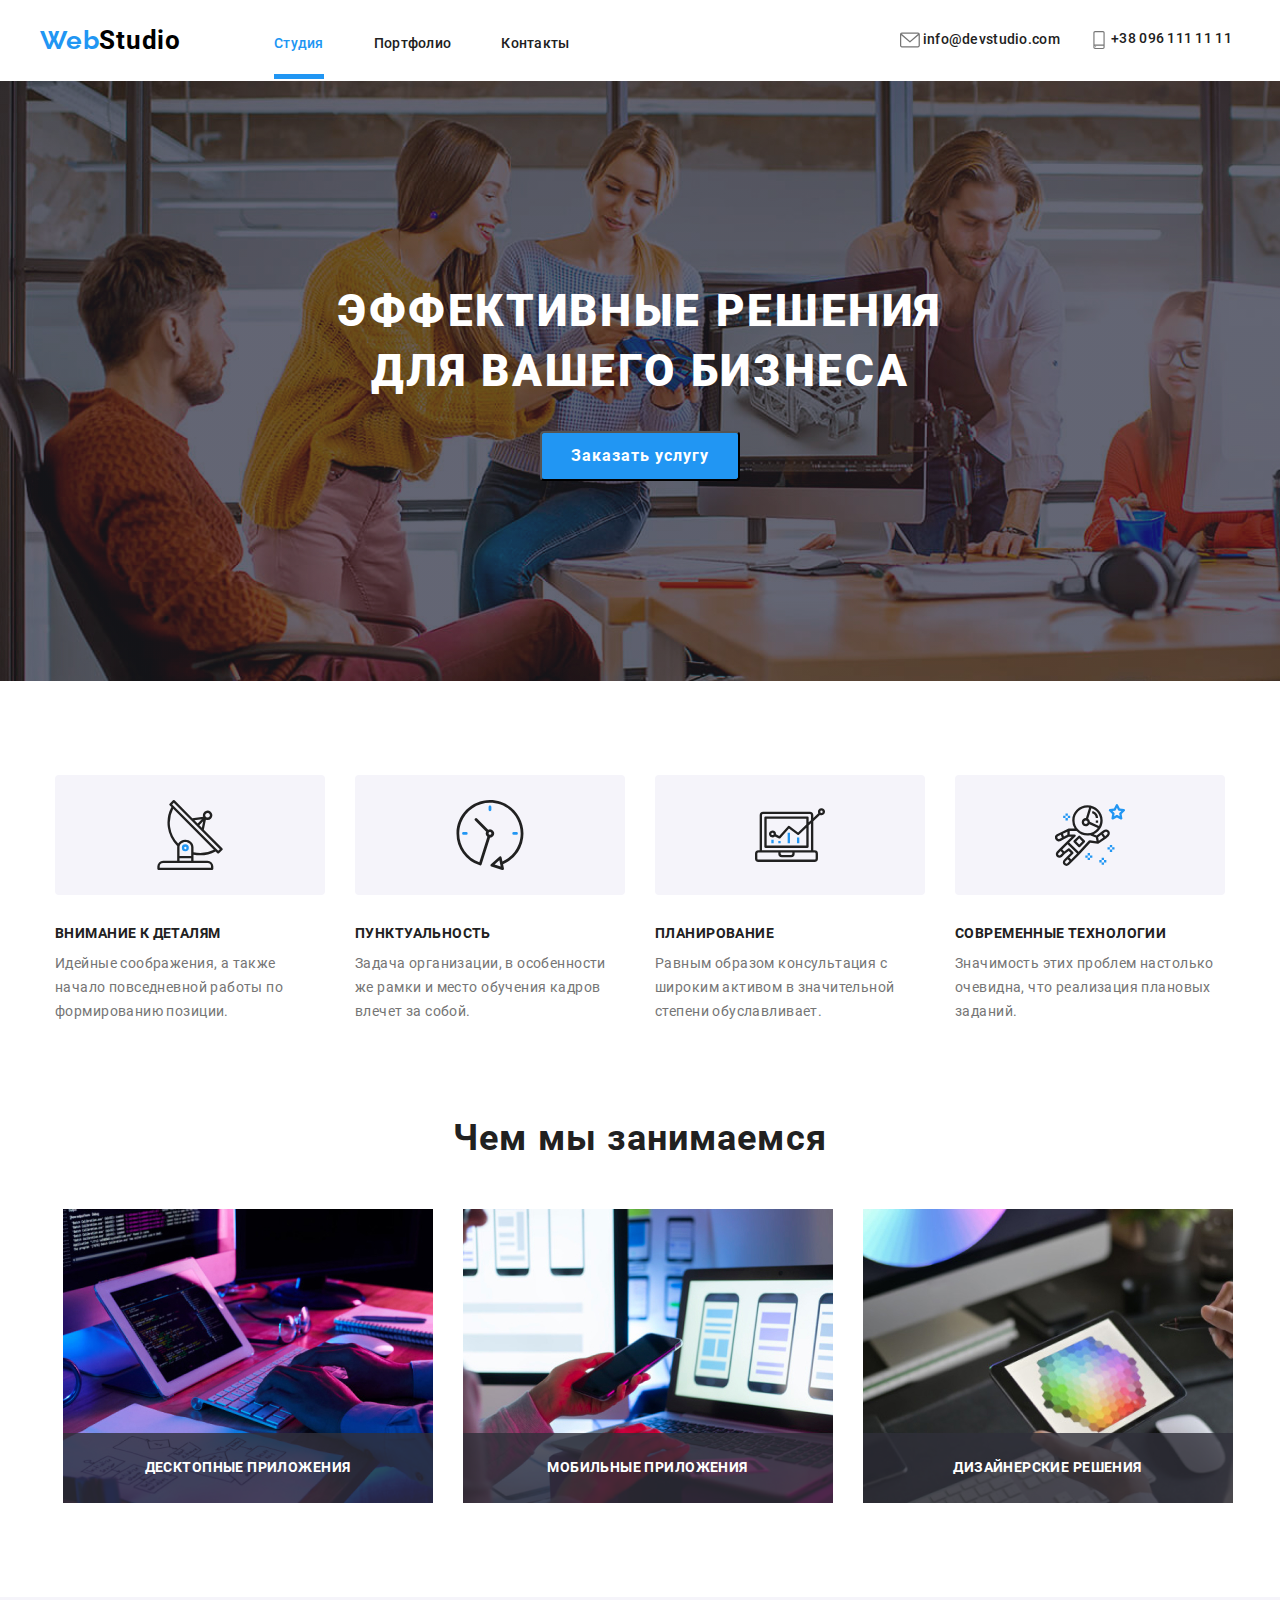
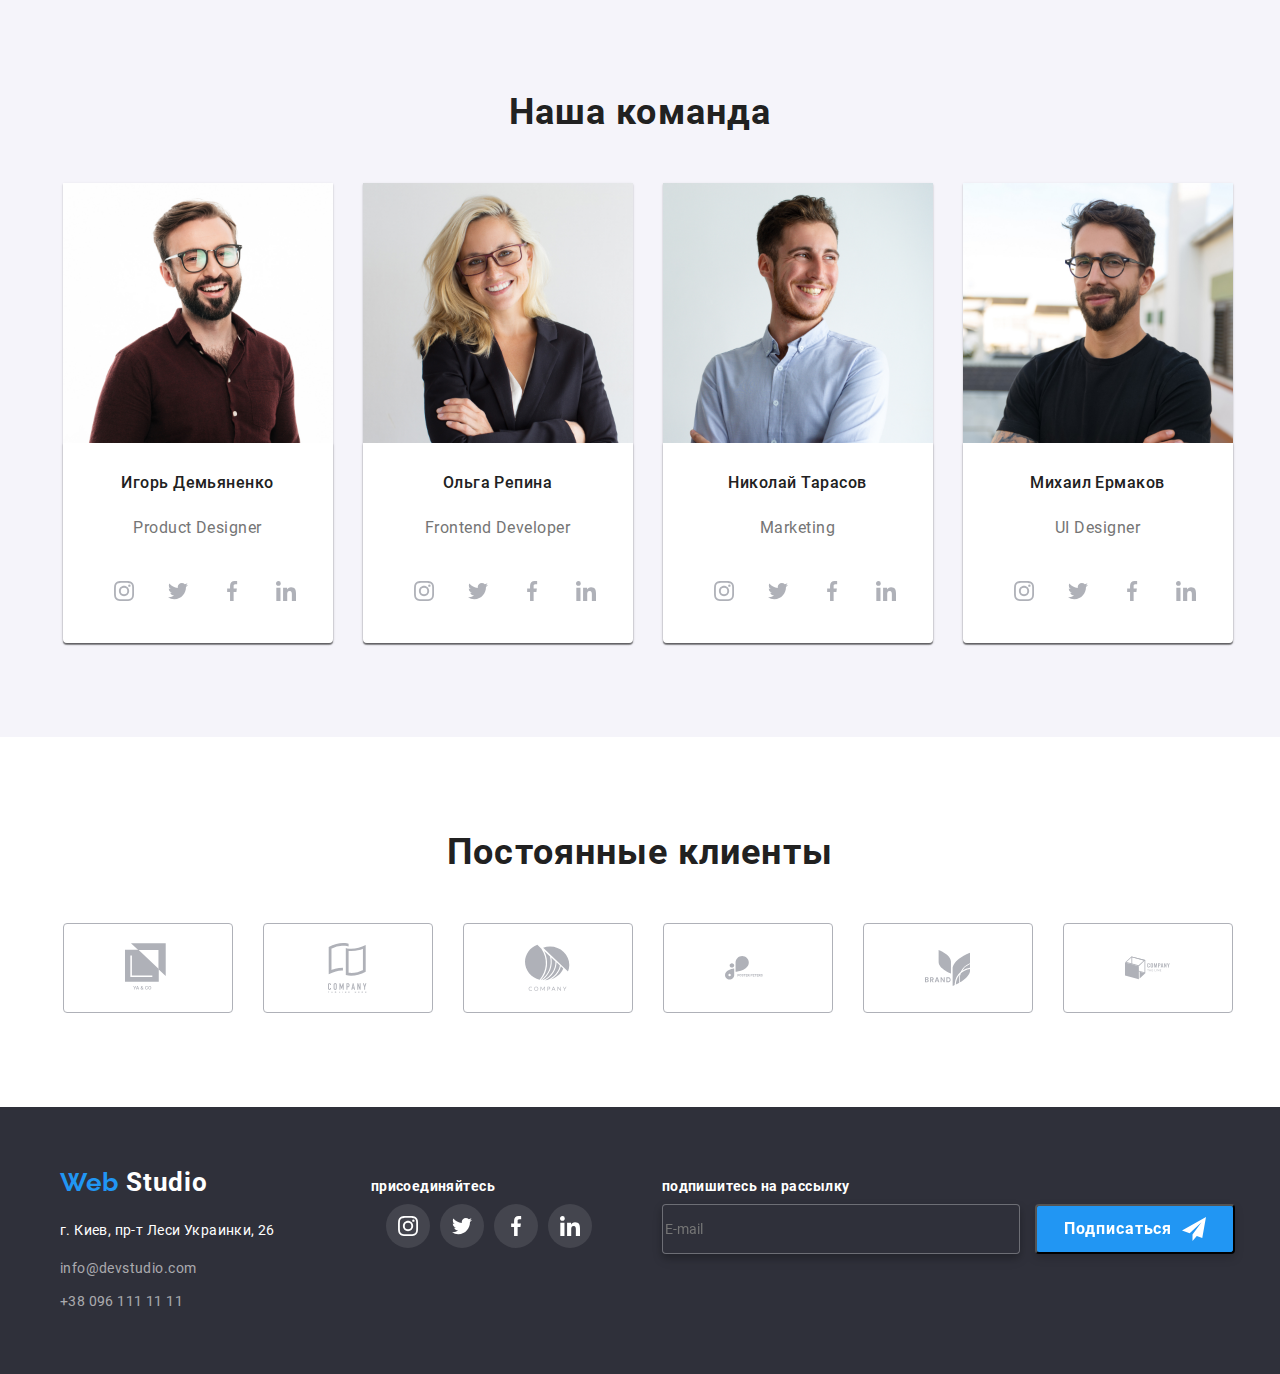
<file: index.html>
<!DOCTYPE html>
<html lang="en">
<head>
    <meta charset="UTF-8">
    <meta name="viewport" content="width=device-width, initial-scale=1.0">
    <title>HomeWork8</title>
    <link
      rel="stylesheet"
      href="https://cdnjs.cloudflare.com/ajax/libs/modern-normalize/0.7.0/modern-normalize.min.css"
    />
    <link rel="stylesheet" href="./css/main.min.css">
</head>
<body>
    <header>
        <div class="conteiner logo-height">
            <div class="conteiner-logo">
                <a href="index.html" class="title-logo"> <span class="logo">Web</span>Studio </a>
            </div>
            <div class="nav-maincontainer" id="menu-container" data-menu>
                <ul class="nav-maimmenu">
                    <li>
                        <a class="nav-mainitem selected" href="index.html">Студия</a>
                    </li>
                    <li>
                        <a class="nav-mainitem" href="portpholio.html">Портфолио</a>
                    </li>
                    <li>
                      <a class="nav-mainitem" href="">Контакты</a>
                    </li>
                </ul>
                <ul class="nav-adresscontainer">
                    <li>
                        <a href="mailto:info@devstudio.com" class="nav-adressitem">
                            <svg class="svgnav-item" width="20" height="20">
                            <use href="./images/sprite-icon.svg#envelope"></use>
                            </svg>
                                info@devstudio.com
                        </a>
                    </li>
                    <li>
                        <a href="tel:+380961111111" class="nav-adressitem">
                            <svg class="svgnav-item" width="18" height="18">
                            <use href="./images/sprite-icon.svg#smartphone"></use>
                            </svg>
                                +38 096 111 11 11
                        </a>
                    </li>
                </ul>
              </div>
            <div class="conteiner-bottom">
                <button
                    type="button"
                    class="menu-button"
                    aria-expanded="false"
                    data-menu-button>
                    <svg
                        width="24"
                        height="10"
                        aria-label="Переключатель мобильного меню">
                            <use class="icon-menu" href="./images/sprite-icon.svg#icon-menu"></use>
                            <use class="icon-close" href="./images/sprite-icon.svg#icon-close"></use>
                    </svg>
                </button>
            </div>
        </div>
    </header>
    <main>
        <section class="hero">
            <div class="main-div  conteiner">    
                <h1>
                    Эффективные решения <br>для вашего бизнеса
                </h1>
                <button class="primary-button" data-modal-open> Заказать услугу
                </button>
                
            </div>
        </section>
        <section class="conteiner skills-conteiner">
            <h2 class="title-hid">Скилы</h2>
            <ul class="flexbox skill-flex">
                <li class="skills">
                    <div class="box-conteiner">
                        <div class="box-item">
                            <svg width=70 height=70>
                                <use href='./images/sprite-icon.svg#antenna'></use>
                            </svg>
                        </div>  
                    </div>                                              
                    <h3 class="skills-title">Внимание к деталям</h3>
                    <p>Идейные соображения, а также начало повседневной работы по формированию позиции.</p>
                </li>
                <li class="skills">
                    <div class="box-conteiner">
                        <div class="box-item">
                            <svg width=70 height=70>
                                <use href='./images/sprite-icon.svg#clock'></use>
                            </svg>
                        </div>  
                    </div>  
                    <h3 class="skills-title">Пунктуальность</h3>
                    <p>Задача организации, в особенности же рамки и место обучения кадров влечет за собой.</p>
                </li>
                <li class="skills">
                    <div class="box-conteiner">
                        <div class="box-item">
                            <svg width=70 height=70>
                                <use href='./images/sprite-icon.svg#diagram'></use>
                            </svg>
                        </div>  
                    </div>  
                    <h3 class="skills-title">Планирование</h3>
                    <p>Равным образом консультация с широким активом в значительной степени обуславливает.</p>
                </li>
                <li class="skills">
                    <div class="box-conteiner">
                        <div class="box-item">
                            <svg width=70 height=70>
                                <use href='./images/sprite-icon.svg#astronaut'></use>
                            </svg>
                        </div>  
                    </div>  
                    <h3 class="skills-title">Современные технологии</h3>
                    <p>Значимость этих проблем настолько очевидна, что реализация плановых заданий.</p>
                </li>
            </ul>
        </section>
        <section class="conteiner pic conteiner-com pic-hid">
            <h2 class="sec-two">Чем мы занимаемся</h2>
            <ul class="flexbox">
                <li class="pic-img-item">
                    <div class="conteiner-img">
                        <img class='pic-item'src="./images/box1.jpg" alt="box1" width="370">
                        <h3 class="conteiner-img-h">Десктопные приложения</h3>
                    </div>                        
                </li>
                <li class="pic-img-item">
                    <div class="conteiner-img">
                        <img class='pic-item'src="./images/box2.jpg" alt="box2" width="370">
                        <h3 class="conteiner-img-h">Мобильные приложения</h3>
                    </div>                        
                </li>
                <li class="pic-img-item">
                    <div class="conteiner-img">
                        <img class='pic-item'src="./images/box3.jpg" alt="box3" width="370">
                        <h3 class="conteiner-img-h">Дизайнерские решения</h3>
                    </div>                        
                </li>
            </ul>
        </section>
        <section  class="myComand pic-two">
            <div class="conteiner conteiner-com">
                <h2 class="sec-two ">Наша команда</h2>
            <ul class="flexbox">
                <li class="pic-mar">
                    <img src="./images/foto1.jpg" alt="Игорь Демьяненко" width="270">
                    <div class="box-shadow">
                        <p class="nav-team">Игорь Демьяненко</p>
                        <h3>Product Designer</h3>
                        <ul class="flexbox icon">
                            <li class="a-conteiner">                    
                                <a href="#!" class="svg-items">
                                    <svg width=20 height=20>
                                        <use href="./images/sprite-icon.svg#instagram"></use>
                                    </svg>
                                </a>
                            </li>
                            <li class="a-conteiner">
                                    <a href="#!" class="svg-items">
                                        <svg width=20 height=20>
                                            <use href="./images/sprite-icon.svg#twitter"></use>
                                        </svg>
                                    </a>
                            </li>
                            <li class="a-conteiner">                                   
                                <a href="#!" class="svg-items">
                                    <svg width=20 height=20>
                                        <use href="./images/sprite-icon.svg#facebook"></use>
                                    </svg>
                                </a>
                            </li>
                            <li class="a-conteiner">
                                <a href="#!" class="svg-items">
                                    <svg width=20 height=20>
                                        <use href="./images/sprite-icon.svg#linkedin"></use>
                                    </svg>
                                </a>
                            </li>
                        </ul>
                    </div>
                </li>
                <li class="pic-mar">
                    <img src="./images/foto2.jpg" alt="Ольга Репина" width="270">
                    <div class="box-shadow">
                        <p class="nav-team">Ольга Репина</p>
                        <h3>Frontend Developer</h3>
                        <ul class="flexbox icon">
                            <li class="a-conteiner">                    
                                <a href="#!" class="svg-items">
                                    <svg width=20 height=20>
                                        <use href="./images/sprite-icon.svg#instagram"></use>
                                    </svg>
                                </a>
                            </li>
                            <li class="a-conteiner">
                                    <a href="#!" class="svg-items">
                                        <svg width=20 height=20>
                                            <use href="./images/sprite-icon.svg#twitter"></use>
                                        </svg>
                                    </a>
                            </li>
                            <li class="a-conteiner">                                   
                                <a href="#!" class="svg-items">
                                    <svg width=20 height=20>
                                        <use href="./images/sprite-icon.svg#facebook"></use>
                                    </svg>
                                </a>
                            </li>
                            <li class="a-conteiner">
                                <a href="#!" class="svg-items">
                                    <svg width=20 height=20>
                                        <use href="./images/sprite-icon.svg#linkedin"></use>
                                    </svg>
                                </a>
                            </li>
                        </ul>
                    </div>
                </li>
                <li class="pic-mar">
                    <img src="./images/foto3.jpg" alt="Николай Тарасов" width="270">
                    <div class="box-shadow">
                        <p class="nav-team">Николай Тарасов</p>
                        <h3>Marketing</h3>
                        <ul class="flexbox icon">
                            <li class="a-conteiner">                    
                                <a href="#!" class="svg-items">
                                    <svg width=20 height=20>
                                        <use href="./images/sprite-icon.svg#instagram"></use>
                                    </svg>
                                </a>
                            </li>
                            <li class="a-conteiner">
                                    <a href="#!" class="svg-items">
                                        <svg width=20 height=20>
                                            <use href="./images/sprite-icon.svg#twitter"></use>
                                        </svg>
                                    </a>
                            </li>
                            <li class="a-conteiner">                                   
                                <a href="#!" class="svg-items">
                                    <svg width=20 height=20>
                                        <use href="./images/sprite-icon.svg#facebook"></use>
                                    </svg>
                                </a>
                            </li>
                            <li class="a-conteiner">
                                <a href="#!" class="svg-items">
                                    <svg width=20 height=20>
                                        <use href="./images/sprite-icon.svg#linkedin"></use>
                                    </svg>
                                </a>
                            </li>
                        </ul>
                    </div>
                </li>
                <li class="pic-mar">
                    <img src="./images/foto4.jpg" alt="Михаил Ермаков" width="270">
                    <div class="box-shadow">
                        <p class="nav-team">Михаил Ермаков</p>
                        <h3>UI Designer</h3>
                        <ul class="flexbox icon">
                            <li class="a-conteiner">                    
                                <a href="#!" class="svg-items">
                                    <svg width=20 height=20>
                                        <use href="./images/sprite-icon.svg#instagram"></use>
                                    </svg>
                                </a>
                            </li>
                            <li class="a-conteiner">
                                    <a href="#!" class="svg-items">
                                        <svg width=20 height=20>
                                            <use href="./images/sprite-icon.svg#twitter"></use>
                                        </svg>
                                    </a>
                            </li>
                            <li class="a-conteiner">                                   
                                <a href="#!" class="svg-items">
                                    <svg width=20 height=20>
                                        <use href="./images/sprite-icon.svg#facebook"></use>
                                    </svg>
                                </a>
                            </li>
                            <li class="a-conteiner">
                                <a href="#!" class="svg-items">
                                    <svg width=20 height=20>
                                        <use href="./images/sprite-icon.svg#linkedin"></use>
                                    </svg>
                                </a>
                            </li>
                        </ul>
                    </div>
                </li>
            </ul>
            </div>
        </section>
        <section class="conteiner conteiner-com">
            <h2 class="sec-two">Постоянные клиенты</h2>
            <ul class="clients flexbox icons icon-block"> 
                <li>                    
                    <a href="#!" class="client client-h">
                        <svg width=45 height=50>
                            <use href="./images/sprite-icon.svg#ya-co"></use>
                        </svg>
                    </a>
                </li>
                <li>                    
                    <a href="#!" class="client client-h">
                        <svg width=45 height=50>
                            <use href="./images/sprite-icon.svg#tagline-here"></use>
                        </svg>
                    </a>
                </li>
                <li>                    
                    <a href="#!" class="client client-h">
                        <svg width=45 height=50>
                            <use href="./images/sprite-icon.svg#company"></use>
                        </svg>
                    </a>
                </li>
                <li>                    
                    <a href="#!" class="client client-h">
                        <svg width=45 height=50>
                            <use href="./images/sprite-icon.svg#foster-peters"></use>
                        </svg>
                    </a>
                </li>
                <li>                    
                    <a href="#!" class="client client-h">
                        <svg width=45 height=50>
                            <use href="./images/sprite-icon.svg#brand"></use>
                        </svg>
                    </a>
                </li>
                <li>                    
                    <a href="#!" class="client client-h">
                        <svg width=45 height=50>
                            <use href="./images/sprite-icon.svg#teg-line-com"></use>
                        </svg>
                    </a>
                </li>
            </ul>
        </section>
    </main>
    <div class="footer-color">
        <footer class="flexbox conteiner footer-cont">
            <div class="content">
                <a href="./" class="logo-title logo-color"> <span class="logo">Web </span>Studio </a>
                
                <address>
                <p>г. Киев, пр-т Леси Украинки, 26</p>
                <ul class="ul-pad">
                    <li>
                    <a href="mailto:info@devstudio.com ">info@devstudio.com</a>
                    </li>
                    <li>
                    <a href="tel:+380961111111 ">+38 096 111 11 11 </a>
                    </li>
                </ul>
                </address>
            </div>
          <div class="content-item fot-cont">
              <h2 class="footer-h2">присоединяйтесь</h2>
              <ul class="flexbox icon">
                <li class="a-conteiner">                    
                    <a href="#!" class="svg-items svg-items-color">
                        <svg width=20 height=20>
                            <use href="./images/sprite-icon.svg#instagram"></use>
                        </svg>
                    </a>
                </li>
                <li class="a-conteiner">
                        <a href="#!" class="svg-items svg-items-color">
                            <svg width=20 height=20>
                                <use href="./images/sprite-icon.svg#twitter"></use>
                            </svg>
                        </a>
                </li>
                <li class="a-conteiner">                                   
                    <a href="#!" class="svg-items svg-items-color">
                        <svg width=20 height=20>
                            <use href="./images/sprite-icon.svg#facebook"></use>
                        </svg>
                    </a>
                </li>
                <li class="a-conteiner">
                    <a href="#!" class="svg-items svg-items-color">
                        <svg width=20 height=20>
                            <use href="./images/sprite-icon.svg#linkedin"></use>
                        </svg>
                    </a>
                </li>
            </ul>
        </div>
        <div class="content-item">
            <h2  class="footer-h2">подпишитесь на рассылку</h2>
            <form action="" class="footer-form">
              <input
                type="email"
                name="email"
                class="footer-input"
                placeholder="E-mail"
              />
              <button type="submit" class="primary-button send-sms">
                Подписаться
              </button>
            </form>
          </div>
    </footer>
    </div>

    <div class="backdrop is-hidden modal" data-modal>
        <!-- <div class="modal"> -->
          <button class="close-button " data-modal-close>
            <img src="./images/close.svg" alt="" width="11" height="11">
          </button>
          <b class="message">Оставьте свои данные, мы вам перезвоним</b>
          <form class="form">
            <label class="form-field">
                <span class="form-label">Имя</span>
                <input type="text" class="input-box" name="name" />
                <svg class="form-icon" width="18" height="18">
                  <use href="./images/sprite-icon.svg#person-black"></use>
                </svg>
              </label>
              <label class="form-field">
                <span class="form-label">Телефон</span>
                <input type="tel" class="input-box" name="tel" />
                <svg class="form-icon" width="18" height="18">
                  <use href="./images/sprite-icon.svg#phone-black"></use>
                </svg>
              </label>
              <label class="form-field">
                <span class="form-label">Почта</span>
                <input type="email" class="input-box" name="email" />
                <svg class="form-icon" width="18" height="18">
                  <use href="./images/sprite-icon.svg#email-black"></use>
                </svg>
              </label>
              <label class="form-field">
                <span class="form-label">Комментарий</span>
                <textarea
                  class="input-box comment"
                  name="comment"
                  rows="5"
                  cols="45"
                  placeholder="Введите текст"
                ></textarea>
              </label>
              <div class="form-check">
                <label class="label-check">
                  <input type="checkbox" class="checkbox" name="checkbox" />
                  <span class="icon-form"></span>
                  Соглашаюсь с рассылкой и принимаю
                  <a href=""> Условия договора</a>
                </label>
              </div>
            <div class="form-button-view">
                <button type="submit" class="primary-button">Отправить</button>
            </div>                
          </form>
        <!-- </div> -->
      </div>

    <script src="./js/modal.js"></script>
    <script src="./js/menu.js"></script>
</body>
</html>
</file>
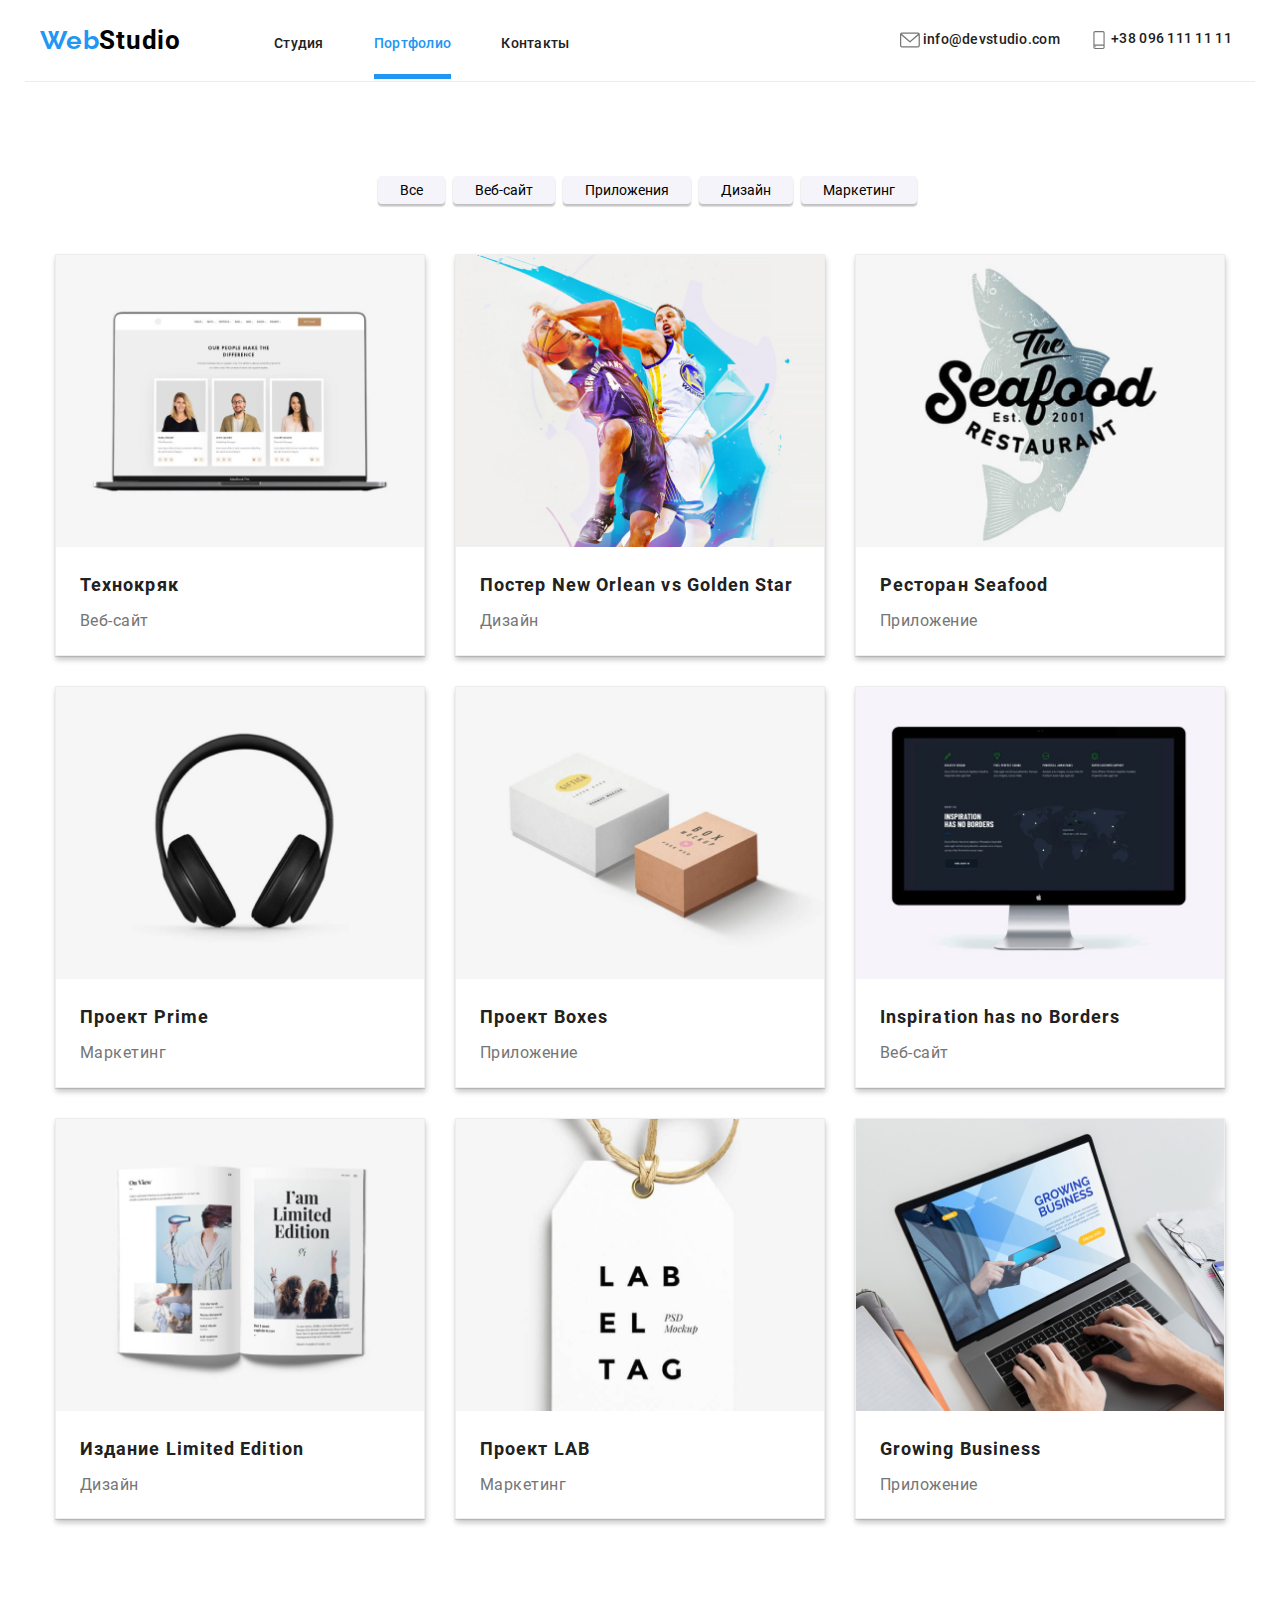
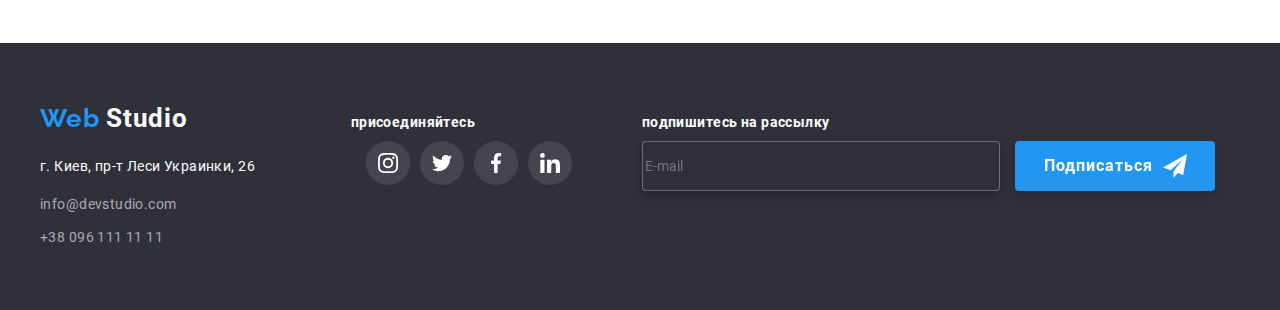
<file: portpholio.html>
<!DOCTYPE html>
<html lang="ru">
<head>
    <meta charset="UTF-8">
    <meta name="viewport" content="width=device-width, initial-scale=1.0">
    <title>Портфолио</title>
    <link
      rel="stylesheet"
      href="https://cdnjs.cloudflare.com/ajax/libs/modern-normalize/0.7.0/modern-normalize.min.css"
    />
    <link rel="stylesheet" href="./css/portpholio.min.css">

</head>
<body>
    <header>
        <div class="conteiner logo-height backgrd-color">
            <div class="conteiner-logo">
                <a href="index.html" class="title-logo"> <span class="logo">Web</span>Studio </a>
            </div>
            <div class="nav-maincontainer" id="menu-container" data-menu>
                <ul class="nav-maimmenu">
                    <li>
                        <a class="nav-mainitem" href="index.html">Студия</a>
                    </li>
                    <li>
                        <a class="nav-mainitem selected" href="portpholio.html">Портфолио</a>
                    </li>
                    <li>
                      <a class="nav-mainitem" href="">Контакты</a>
                    </li>
                </ul>
                <ul class="nav-adresscontainer">
                    <li>
                        <a href="mailto:info@devstudio.com" class="nav-adressitem">
                            <svg class="svgnav-item" width="20" height="20">
                            <use href="./images/sprite-icon.svg#envelope"></use>
                            </svg>
                                info@devstudio.com
                        </a>
                    </li>
                    <li>
                        <a href="tel:+380961111111" class="nav-adressitem">
                            <svg class="svgnav-item" width="18" height="18">
                            <use href="./images/sprite-icon.svg#smartphone"></use>
                            </svg>
                                +38 096 111 11 11
                        </a>
                    </li>
                </ul>
              </div>
            <div class="conteiner-bottom">
                <button
                    type="button"
                    class="menu-button"
                    aria-expanded="false"
                    data-menu-button>
                    <svg
                        width="24"
                        height="10"
                        aria-label="Переключатель мобильного меню">
                            <use class="icon-menu" href="./images/sprite-icon.svg#icon-menu"></use>
                            <use class="icon-close" href="./images/sprite-icon.svg#icon-close"></use>
                    </svg>
                </button>
            </div>
        </div>
    </header>
     <section class="conteiner">
	     <h1 class="title-hid">Список работ</h1>
             <ul class="nav-list flexbox nav-content nav-pad">
                <li><button type="button" class="button">Все</button></li>
                <li><button type="button" class="button">Веб-сайт</button></li>
                <li><button type="button" class="button">Приложения</button></li>
                <li><button type="button" class="button">Дизайн</button></li>
                <li><button type="button" class="button">Маркетинг</button></li>
             </ul>
     </section>
     <main  class="conteiner main-marg">
         <h2 class="title-hid">Скилы</h2>
         <div>
             <ul class="flexbox ul-wrap">
                 <li class="ul-wrap-color">
                     <div class="div-overley">
                        <img class="gal" src="./images/img1.jpg" alt="Технокряк">
                            <div class="overley">
                                <p>Технокряк это современная площадка распространения коронавируса. Компании используют эту платформу для цифрового шпионажа и атак на защищённые сервера конкурентов.</p>
                            </div>                   
                     </div>                     
                        <h3>Технокряк</h3>
                        <p>Веб-сайт</p>
                </li>
                 <li class="ul-wrap-color">
                    <div class="div-overley">
                        <img class="gal" src="./images/img2.jpg" alt="Постер New Orlean vs Golden Star" width="370">
                            <div class="overley">
                                <p>Технокряк это современная площадка распространения коронавируса. Компании используют эту платформу для цифрового шпионажа и атак на защищённые сервера конкурентов.</p>
                            </div>                   
                     </div>
                        <h3>Постер New Orlean vs Golden Star</h3>
                        <p>Дизайн</p>    
                </li>
                 <li class="ul-wrap-color">
                    <div class="div-overley">
                        <img class="gal" src="./images/img3.jpg" alt="Ресторан Seafood" width="370">
                     <div class="overley">
                                <p>Технокряк это современная площадка распространения коронавируса. Компании используют эту платформу для цифрового шпионажа и атак на защищённые сервера конкурентов.</p>
                            </div>
                    </div>
                        <h3>Ресторан Seafood</h3>
                        <p>Приложение</p> 
                 </li>
                <li class="ul-wrap-color">
                    <div class="div-overley">
                        <img class="gal" src="./images/img4.jpg" alt="Проект Prime" width="370">
                    <div class="overley">
                                <p>Технокряк это современная площадка распространения коронавируса. Компании используют эту платформу для цифрового шпионажа и атак на защищённые сервера конкурентов.</p>
                            </div>
                        </div>
                    <h3>Проект Prime</h3>
                     <p>Маркетинг</p> 
                </li>
                <li class="ul-wrap-color">
                    <div class="div-overley">
                        <img class="gal" src="./images/img5.jpg" alt="Проект Boxes" width="370">
                    <div class="overley">
                                <p>Технокряк это современная площадка распространения коронавируса. Компании используют эту платформу для цифрового шпионажа и атак на защищённые сервера конкурентов.</p>
                            </div>
                        </div>
                    <h3>Проект Boxes</h3>
                    <p>Приложение</p> 
                </li>
                <li class="ul-wrap-color">
                    <div class="div-overley">
                        <img class="gal" src="./images/img6.jpg" alt="Inspiration has no Borders" width="370">
                    <div class="overley">
                                <p>Технокряк это современная площадка распространения коронавируса. Компании используют эту платформу для цифрового шпионажа и атак на защищённые сервера конкурентов.</p>
                            </div>
                        </div>
                    <h3>Inspiration has no Borders</h3>
                     <p>Веб-сайт</p> 
                </li>
                <li class="ul-wrap-color">
                    <div class="div-overley">
                        <img class="gal" src="./images/img7.jpg" alt="Издание Limited Edition" width="370">
                     <div class="overley">
                                <p>Технокряк это современная площадка распространения коронавируса. Компании используют эту платформу для цифрового шпионажа и атак на защищённые сервера конкурентов.</p>
                            </div>
                        </div>
                    <h3>Издание Limited Edition</h3>
                    <p>Дизайн</p> 
                </li>
                <li class="ul-wrap-color">
                    <div class="div-overley">
                        <img class="gal" src="./images/img8.jpg" alt="Проект LAB" width="370">
                    <div class="overley">
                                <p>Технокряк это современная площадка распространения коронавируса. Компании используют эту платформу для цифрового шпионажа и атак на защищённые сервера конкурентов.</p>
                            </div>
                        </div>
                    <h3>Проект LAB</h3>
                    <p>Маркетинг</p> 
                </li>
                <li class="ul-wrap-color">
                    <div class="div-overley">
                        <img class="gal" src="./images/img9.jpg" alt="Growing Business" width="370">
                    <div class="overley">
                                <p>Технокряк это современная площадка распространения коронавируса. Компании используют эту платформу для цифрового шпионажа и атак на защищённые сервера конкурентов.</p>
                            </div>
                        </div>
                    <h3>Growing Business</h3>
                     <p>Приложение</p> 
                </li>
            </ul>
        </div>
     </main>
     <div class="footer-color">
        <footer class="flexbox conteiner footer-cont">
            <div class="content">
                <a href="./" class="logo-title logo-color"> <span class="logo">Web </span>Studio </a>
                
                <address>
                <p>г. Киев, пр-т Леси Украинки, 26</p>
                <ul class="ul-pad">
                    <li>
                    <a href="mailto:info@devstudio.com ">info@devstudio.com</a>
                    </li>
                    <li>
                    <a href="tel:+380961111111 ">+38 096 111 11 11 </a>
                    </li>
                </ul>
                </address>
            </div>
          <div class="content-item fot-cont">
              <h2 class="footer-h2">присоединяйтесь</h2>
              <ul class="flexbox icon flexbox-footer">
                <li class="a-conteiner">                    
                    <a href="#!" class="svg-items svg-items-color">
                        <svg width=20 height=20>
                            <use href="./images/sprite-icon.svg#instagram"></use>
                        </svg>
                    </a>
                </li>
                <li class="a-conteiner">
                        <a href="#!" class="svg-items svg-items-color">
                            <svg width=20 height=20>
                                <use href="./images/sprite-icon.svg#twitter"></use>
                            </svg>
                        </a>
                </li>
                <li class="a-conteiner">                                   
                    <a href="#!" class="svg-items svg-items-color">
                        <svg width=20 height=20>
                            <use href="./images/sprite-icon.svg#facebook"></use>
                        </svg>
                    </a>
                </li>
                <li class="a-conteiner">
                    <a href="#!" class="svg-items svg-items-color">
                        <svg width=20 height=20>
                            <use href="./images/sprite-icon.svg#linkedin"></use>
                        </svg>
                    </a>
                </li>
            </ul>
        </div>
        <div class="content-item">
            <h2  class="footer-h2">подпишитесь на рассылку</h2>
            <form action="" class="footer-form">
              <input
                type="email"
                name="email"
                class="footer-input"
                placeholder="E-mail"
              />
              <button type="submit" class="primary-button send-sms">
                Подписаться
              </button>
            </form>
          </div>
    </footer>
    </div>
    <script src="./js/menu.js"></script>
</body>
</file>
<file: css/main.min.css>
:root{--main-color:#212121;--secondary-color:#757575;--footer-color:#2F303A;--hover-color:#2196F3;--primary-white-color: #ffffff;--primary-black-color: #000000;--primary-rgba-color:#2F303A}@font-face{font-family:'Roboto';src:url("../fonts/roboto-v20-latin_cyrillic-regular.woff2") format("woff2"),url("../fonts/roboto-v20-latin_cyrillic-regular.woff") format("woff");font-weight:400;font-style:normal}@font-face{font-family:"Roboto";src:url("../fonts/roboto-v20-latin_cyrillic-500.woff2") format("woff2"),url("../fonts/roboto-v20-latin_cyrillic-500.woff") format("woff");font-weight:500;font-style:normal}@font-face{font-family:"Roboto";src:url("../fonts/roboto-v20-latin_cyrillic-700.woff2") format("woff2"),url("../fonts/roboto-v20-latin_cyrillic-700.woff") format("woff");font-weight:700;font-style:normal}@font-face{font-family:"Roboto";src:url("../fonts/roboto-v20-latin_cyrillic-900.woff2") format("woff2"),url("../fonts/roboto-v20-latin_cyrillic-900.woff") format("woff");font-weight:900;font-style:normal}@font-face{font-family:"Raleway";src:url("../fonts/raleway-v17-latin_cyrillic-regular.woff2") format("woff2"),url("../fonts/raleway-v17-latin_cyrillic-regular.woff") format("woff");font-weight:400;font-style:normal}@font-face{font-family:"Raleway";src:url("../fonts/raleway-v17-latin_cyrillic-700.woff2") format("woff2"),url("../fonts/raleway-v17-latin_cyrillic-700.woff") format("woff");font-weight:700;font-style:normal}html{-webkit-box-sizing:border-box;box-sizing:border-box}*,*::before,*::after{-webkit-box-sizing:inherit;box-sizing:inherit}body{font-family:"Roboto",sans-serif;font-size:14px;line-height:1.71;letter-spacing:0.03em;color:#757575;margin:0}.conteiner{position:relative;padding-left:15px;padding-right:15px;margin-left:auto;margin-right:auto}@media screen and (min-width: 480px) and (max-width: 767px){.conteiner{max-width:767px}}@media screen and (min-width: 768px){.conteiner{width:768px}}@media screen and (min-width: 1200px){.conteiner{width:1230px}}li{padding:0px;margin:0px;list-style-type:none}a{text-decoration:none}ul{-webkit-padding-start:0px;padding-inline-start:0px}.backgrd-color{border-bottom:1px solid #ECECEC}.svgnav-item{vertical-align:middle}.title-logo{font-weight:bold;font-size:26px;line-height:1.19;letter-spacing:0.03em;color:#000;text-decoration:none;margin-left:0px}.logo{font-family:'Raleway',sans-serif;font-weight:bold;font-size:26px;line-height:1.19;letter-spacing:0.03em;color:#2196F3}.selected{border-bottom:5px solid #2196F3;color:#2196F3}.nav-adresscontainer{font-family:'Roboto',sans-serif;font-style:normal;font-weight:500;font-size:14px;line-height:16px;letter-spacing:0.02em;margin-top:8px;margin-bottom:8px}.nav-adresscontainer a{color:#757575}.nav-adressitem:focus,.nav-adressitem:hover,.nav-adresscontainer a:hover,.nav-adresscontainer a:focus{color:#2196F3;fill:#2196F3}@media screen and (min-width: 480px) and (max-width: 767px){.conteiner{display:-webkit-box;display:-ms-flexbox;display:flex}.conteiner .conteiner-bottom{margin-left:auto;margin-top:16px;margin-bottom:16px;margin-right:15px}.conteiner .conteiner-logo{margin-top:auto;margin-bottom:auto;margin-left:15px}.conteiner .conteiner-bottom:focus .icon-menu,.conteiner .conteiner-bottom:hover .icon-menu{fill:#2196F3}.conteiner .nav-mainitem .menu-button .icon-close{display:none}.conteiner .menu-button.is-open .icon-close{display:block;fill:#000}.conteiner .menu-button.is-open .icon-menu{display:none}.conteiner .nav-maincontainer{display:none;position:absolute;top:100%;left:0;width:100%;-webkit-box-shadow:0px 4px 8px rgba(0,0,0,0.04),0px 2px 4px rgba(0,0,0,0.08),0px 1px 3px rgba(0,0,0,0.16);box-shadow:0px 4px 8px rgba(0,0,0,0.04),0px 2px 4px rgba(0,0,0,0.08),0px 1px 3px rgba(0,0,0,0.16);background-color:#fff;z-index:2}.conteiner .is-open{display:block}.conteiner .nav-maimmenu{margin-top:0;margin-bottom:0;padding-left:0;text-align:center}.conteiner .nav-mainitem{display:inline-block;text-decoration:none;margin-top:52px;font-family:'Roboto',sans-serif;font-style:normal;font-weight:500;font-size:1.167;line-height:21px;letter-spacing:0.02em;color:#212121}.conteiner .nav-adresscontainer{padding-left:0px;margin-top:60px;margin-bottom:60px;text-align:center;text-decoration:none;font-family:'Roboto',sans-serif;font-style:normal;font-weight:500;font-size:18px;line-height:21px;letter-spacing:0.02em}.conteiner .nav-mainitem:focus,.conteiner .nav-mainitem:hover{color:#2196F3}.conteiner .nav-adresscontainer li:last-child{padding-top:16px}.conteiner .menu-button .icon-close{display:none}.conteiner .menu-button.is-open .icon-close{display:block}.conteiner .menu-button.is-open .icon-menu{display:none}.conteiner .selected{color:#2196F3}}@media screen and (min-width: 768px) and (max-width: 1199px){.conteiner{display:-webkit-box;display:-ms-flexbox;display:flex;-webkit-box-pack:center;-ms-flex-pack:center;justify-content:center}.conteiner .conteiner-logo{margin-top:auto;margin-bottom:auto;margin-right:88px}.conteiner .conteiner-bottom{display:none}.conteiner .nav-maincontainer{display:-webkit-inline-box;display:-ms-inline-flexbox;display:inline-flex;position:static}.conteiner .nav-maimmenu{display:-webkit-box;display:-ms-flexbox;display:flex;padding-left:0px;font-family:'Roboto',sans-serif;font-style:normal;font-weight:500;font-size:14px;line-height:16px;letter-spacing:0.02em;margin-right:84px}.conteiner .nav-adresscontainer{width:-webkit-fit-content;width:-moz-fit-content;width:fit-content;margin-right:0;margin-left:auto;margin-top:auto;margin-bottom:auto}.conteiner .nav-mainitem{margin-top:0px;padding-top:0px;padding-bottom:13px;font-family:'Roboto',sans-serif;font-style:normal;font-weight:500;font-size:14px;line-height:16px;letter-spacing:0.02em;color:#212121}.conteiner .nav-mainitem:focus,.conteiner .nav-mainitem:hover{color:#2196F3}.conteiner .nav-adressitem{font-family:'Roboto',sans-serif;font-style:normal;font-weight:500;font-size:12px;line-height:14px;letter-spacing:0.02em;color:#757575}.conteiner .svgnav-item{height:14px;width:14px}.conteiner .conteiner-logo{margin-right:88px}.conteiner .nav-maimmenu li:not(:last-child){margin-right:50px}.conteiner .selected{color:#2196F3;padding-bottom:9px}}@media screen and (min-width: 1200px){.conteiner{display:-webkit-box;display:-ms-flexbox;display:flex}.conteiner .logo-height{height:80px;margin-left:auto;margin-right:auto}.conteiner .selected{padding-bottom:15px}.conteiner .conteiner-logo{margin-top:auto;margin-bottom:auto;margin-right:93px}.conteiner .conteiner-bottom{display:none}.conteiner .nav-maincontainer{display:-webkit-box;display:-ms-flexbox;display:flex}.conteiner .nav-maimmenu{display:-webkit-box;display:-ms-flexbox;display:flex;margin-top:auto;margin-bottom:auto}.conteiner .nav-maimmenu{padding-bottom:25px;padding-top:32px;margin-right:330px}.conteiner .nav-mainitem{padding-bottom:23px;padding-top:28px;font-family:'Roboto',sans-serif;font-style:normal;font-weight:500;font-size:14px;line-height:16px;letter-spacing:0.02em;color:#212121}.conteiner .nav-adresscontainer{display:-webkit-box;display:-ms-flexbox;display:flex;margin-top:auto;margin-bottom:auto;padding-left:0px;margin-left:0px;margin-right:auto;margin-right:0px}.conteiner .nav-adresscontainer li:last-child{padding-top:0px;margin-left:30px}.conteiner .nav-adressitem{text-decoration:none;font-weight:500;font-size:14px;line-height:16px;letter-spacing:0.02em;color:#212121;padding-top:32px;padding-bottom:32px;fill:#757575}.conteiner .nav-mainitem:focus,.conteiner .nav-mainitem:hover{color:#2196F3}.conteiner .nav-maimmenu li:not(:last-child){margin-right:50px}.conteiner .selected{color:#2196F3}}.hero{background-image:-webkit-gradient(linear, left top, right top, from(rgba(47,48,58,0.4)), to(rgba(47,48,58,0.4))),url(../images/ImgHeaderMobil.jpg);background-image:linear-gradient(to right, rgba(47,48,58,0.4), rgba(47,48,58,0.4)),url(../images/ImgHeaderMobil.jpg);background-size:cover;background-repeat:no-repeat;text-align:center;margin-left:auto;margin-right:auto}@media screen and (min-width: 480px){.hero{z-index:1}.hero .conteiner{height:400px}.hero h1{font-family:"Roboto",sans-serif;font-style:normal;font-weight:900;font-size:26px;line-height:42px;text-align:center;letter-spacing:0.06em;text-transform:uppercase;color:#fff;margin-bottom:30px;margin-top:0px;margin-bottom:0px;-webkit-box-pack:center;-ms-flex-pack:center;justify-content:center;padding-bottom:30px}.hero .main-div{display:-webkit-box;display:-ms-flexbox;display:flex;margin-left:auto;margin-right:auto;-webkit-box-align:center;-ms-flex-align:center;align-items:center;-webkit-box-orient:vertical;-webkit-box-direction:normal;-ms-flex-direction:column;flex-direction:column;padding-top:118px}.hero .primary-button{display:-webkit-inline-box;display:-ms-inline-flexbox;display:inline-flex;width:200px;border-radius:4px;-webkit-box-pack:center;-ms-flex-pack:center;justify-content:center;-webkit-box-align:center;-ms-flex-align:center;align-items:center;height:50px;text-align:center;font-weight:bold;font-size:16px;line-height:1.875;letter-spacing:0.06em;color:#fff;background-color:#2196F3}}@media screen and (min-width: 768px){.hero{background-image:-webkit-gradient(linear, left top, right top, from(rgba(47,48,58,0.4)), to(rgba(47,48,58,0.4))),url(../images/ImgHeaderTabl.jpg);background-image:linear-gradient(to right, rgba(47,48,58,0.4), rgba(47,48,58,0.4)),url(../images/ImgHeaderTabl.jpg)}.hero .conteiner{height:400px}}@media screen and (min-width: 1200px){.hero{background-image:-webkit-gradient(linear, left top, right top, from(rgba(47,48,58,0.4)), to(rgba(47,48,58,0.4))),url(../images/Img.jpg);background-image:linear-gradient(to right, rgba(47,48,58,0.4), rgba(47,48,58,0.4)),url(../images/Img.jpg)}.hero .conteiner{height:600px}.hero h1{font-family:"Roboto",sans-serif;font-weight:900;font-size:44px;line-height:60px;letter-spacing:0.06em;text-transform:uppercase;color:#fff;margin-bottom:30px;margin-top:0px;margin-bottom:0px;-webkit-box-pack:center;-ms-flex-pack:center;justify-content:center}.hero .main-div{display:-webkit-box;display:-ms-flexbox;display:flex;margin-left:auto;margin-right:auto;-webkit-box-align:center;-ms-flex-align:center;align-items:center;-webkit-box-orient:vertical;-webkit-box-direction:normal;-ms-flex-direction:column;flex-direction:column;padding-top:200px}.hero .primary-button{display:-webkit-inline-box;display:-ms-inline-flexbox;display:inline-flex;width:200px;border-radius:4px;-webkit-box-pack:center;-ms-flex-pack:center;justify-content:center;-webkit-box-align:center;-ms-flex-align:center;align-items:center;height:50px;text-align:center;font-weight:bold;font-size:16px;line-height:1.875;letter-spacing:0.06em;color:#fff;background-color:#2196F3}}.title-hid{display:none}.skills-title{font-weight:bold;letter-spacing:0.03em;text-transform:uppercase;color:#212121;text-align:center;margin-left:auto;margin-right:auto;margin-top:30px;margin-bottom:10px;font-size:14px;line-height:16px}.skills>p{font-size:14px;line-height:24px;letter-spacing:0.03em;color:#757575}.box-conteiner{background-color:#F5F4FA;border-radius:4px;min-height:120px}@media screen and (min-width: 480px) and (max-width: 767px){.conteiner{padding-left:15px;padding-right:15px}.flexbox{padding-left:0px;margin-top:0px;margin-bottom:0px}.box-conteiner{display:-webkit-box;display:-ms-flexbox;display:flex;-webkit-box-align:center;-ms-flex-align:center;align-items:center;-webkit-box-pack:center;-ms-flex-pack:center;justify-content:center}.box-item svg{display:block}.skills-conteiner{margin-top:60px}.skills-title{margin-top:30px;margin-bottom:10px}.skills:not(:last-child){margin-bottom:30px}.skills{width:450px}}@media screen and (min-width: 768px) and (max-width: 1199px){.flexbox{display:-webkit-box;display:-ms-flexbox;display:flex;margin-top:0px;margin-bottom:0px;padding:0px;-ms-flex-wrap:wrap;flex-wrap:wrap}.box-conteiner{display:-webkit-box;display:-ms-flexbox;display:flex;-webkit-box-align:center;-ms-flex-align:center;align-items:center;-webkit-box-pack:center;-ms-flex-pack:center;justify-content:center}.box-item svg{display:block}.skills{margin-left:0px;width:354px}.skill-flex{padding-top:60px}.skills:not(:nth-child(2n)){margin-right:30px}.skills-conteiner{margin-bottom:60px}}@media screen and (min-width: 1200px){.flexbox{display:-webkit-box;display:-ms-flexbox;display:flex;margin-top:0px;margin-bottom:0px;padding:0px}.skills-conteiner{margin-top:94px}.title-hid{display:none;margin:0px;padding:0px}.skills{width:270px}.skills:not(:last-child){margin-right:30px}.skills-title{font-weight:bold;font-size:14px;line-height:16px;letter-spacing:0.03em;text-transform:uppercase;color:#212121;text-align:center;margin-left:auto;margin-right:auto}.skills>img{margin-bottom:30px}.skills>h3{margin-top:30px;margin-bottom:10px;text-align:left}.skills>p{margin-top:0px;margin-bottom:0px}.skills-title>p{font-size:14px;line-height:24px;letter-spacing:0.03em;color:#757575}.box-conteiner{background-color:#F5F4FA;border-radius:4px;min-height:120px;width:270px}.box-item{display:-webkit-box;display:-ms-flexbox;display:flex;-webkit-box-align:center;-ms-flex-align:center;align-items:center;-webkit-box-pack:center;-ms-flex-pack:center;justify-content:center;padding:25px 100px}.box-item svg{display:block}}.myComand{background:#F5F4FA}.sec-two{font-family:'Roboto',sans-serif;font-style:normal;font-weight:bold;font-size:28px;line-height:33px;text-align:center;letter-spacing:0.03em;color:#212121;padding-top:60px;margin-bottom:30px;margin-left:auto;margin-right:auto}.pic-mar{-webkit-box-shadow:0px 1px 3px rgba(0,0,0,0.12),0px 1px 1px rgba(0,0,0,0.14),0px 2px 1px rgba(0,0,0,0.2);box-shadow:0px 1px 3px rgba(0,0,0,0.12),0px 1px 1px rgba(0,0,0,0.14),0px 2px 1px rgba(0,0,0,0.2);border-radius:0px 0px 4px 4px}.svg-items{display:-webkit-inline-box;display:-ms-inline-flexbox;display:inline-flex;-webkit-box-pack:center;-ms-flex-pack:center;justify-content:center;-webkit-box-align:center;-ms-flex-align:center;align-items:center;width:44px;height:44px;fill:#afb1b8;background-color:white;border-radius:50%}.nav-team{font-family:'Roboto',sans-serif;font-style:normal;font-weight:500;font-size:16px;line-height:19px;text-align:center;letter-spacing:0.03em;color:#212121}.box-shadow h3{font-family:'Roboto',sans-serif;font-style:normal;font-weight:normal;font-size:16px;line-height:19px;text-align:center;letter-spacing:0.03em;color:#757575}.flexbox{display:-webkit-box;display:-ms-flexbox;display:flex;-ms-flex-wrap:wrap;flex-wrap:wrap;-webkit-box-pack:center;-ms-flex-pack:center;justify-content:center}.a-conteiner:hover .svg-items,.a-conteiner:focus .svg-items{fill:white;background-color:#2196F3}.icon{padding-bottom:24px}.icon li:not(:last-child){margin-right:10px}.pic-two{padding-bottom:60px}@media screen and (min-width: 480px) and (max-width: 767px){.pic-mar{margin-top:20px}.pic-mar img{width:450px;height:460px}.conteiner-com{display:block}.flexbox{-ms-flex-wrap:wrap;flex-wrap:wrap;-webkit-box-pack:center;-ms-flex-pack:center;justify-content:center}}@media screen and (min-width: 768px) and (max-width: 1199px){.conteiner-com{display:block}.sec-two{margin-bottom:0px}.pic-mar{margin-top:30px;width:354px}.pic-mar img{width:354px;height:374px}.pic-mar:nth-child(2n){margin-left:30px}}@media screen and (min-width: 1200px){.myComand{background:#F5F4FA}.pic-two{padding-bottom:94px}.sec-two{font-weight:bold;font-size:36px;line-height:42px;text-align:center;letter-spacing:0.03em;color:#212121;margin-top:0px;margin-bottom:50px;padding-top:94px}.pic-mar:not(:last-child){margin-right:30px}.pic-mar>img{display:block}.box-shadow{background:#FFFFFF;-webkit-box-shadow:0px 1px 3px rgba(0,0,0,0.12),0px 1px 1px rgba(0,0,0,0.14),0px 2px 1px rgba(0,0,0,0.2);box-shadow:0px 1px 3px rgba(0,0,0,0.12),0px 1px 1px rgba(0,0,0,0.14),0px 2px 1px rgba(0,0,0,0.2);border-radius:0px 0px 4px 4px}.nav-team{font-family:'Roboto',sans-serif;font-style:normal;font-weight:500;font-size:16px;line-height:1.19;text-align:center;letter-spacing:0.03em;color:#212121;margin-top:0px;padding-bottom:10px;padding-top:30px}.nav-team>h3{font-family:'Roboto',sans-serif;font-style:normal;font-weight:normal;font-size:16px;line-height:19px;letter-spacing:0.03em;color:#757575}.icon{display:-webkit-box;display:-ms-flexbox;display:flex;-webkit-box-pack:center;-ms-flex-pack:center;justify-content:center;padding-bottom:30px}.icon li:not(:last-child){margin-right:10px}.svg-items{display:-webkit-inline-box;display:-ms-inline-flexbox;display:inline-flex;-webkit-box-pack:center;-ms-flex-pack:center;justify-content:center;-webkit-box-align:center;-ms-flex-align:center;align-items:center;width:44px;height:44px;fill:#afb1b8;background-color:white;border-radius:50%}.a-conteiner:hover .svg-items,.a-conteiner:focus .svg-items{fill:white;background-color:#2196F3}div h3{font-family:'Roboto',sans-serif;font-style:normal;font-weight:normal;font-size:16px;line-height:1.19px;text-align:center;letter-spacing:0.03em;color:#757575;padding-bottom:16px}}@media screen and (min-width: 480px) and (max-width: 1199px){.pic-hid{display:none}}@media screen and (min-width: 1200px){.pic{padding-bottom:94px}.pic-item{display:block}.pic-img-item:not(:last-child){margin-right:30px}.conteiner-com{display:block}.sec-two{font-weight:bold;font-size:36px;line-height:42px;text-align:center;letter-spacing:0.03em;color:#212121;margin-top:0px;margin-bottom:50px;padding-top:94px}.conteiner-img{position:relative}.conteiner-img-h{position:absolute;width:370px;bottom:0;left:50%;-webkit-transform:translatex(-50%);transform:translatex(-50%);padding-top:27px;padding-bottom:27px;margin-top:0;margin-bottom:0;background:rgba(47,48,58,0.8);text-align:center;font-family:'Roboto',sans-serif;font-style:normal;font-weight:bold;font-size:14px;line-height:1.14;letter-spacing:0.03em;text-transform:uppercase;color:#fff}}.icons{padding-bottom:94px}.client{display:-webkit-box;display:-ms-flexbox;display:flex;height:90px;-webkit-box-align:center;-ms-flex-align:center;align-items:center;-webkit-box-pack:center;-ms-flex-pack:center;justify-content:center;fill:#afb1b8;border:1px solid #afb1b8;border-radius:4px;fill:#afb1b8}.client:hover,.client:focus{fill:#2196F3;border:1px solid #2196F3}@media screen and (min-width: 480px) and (max-width: 767px){.icons{padding-bottom:30px}.sec-two{margin-top:0px}.client{width:210px;-ms-flex-wrap:wrap;flex-wrap:wrap}.icons>li:nth-child(2n){margin-left:30px}.icons>li:nth-child(-n+6){margin-bottom:30px}.icon-block{width:480px;margin-left:auto;margin-right:auto}}@media screen and (min-width: 768px) and (max-width: 1199px){.icons li:not(:nth-child(3n)){margin-right:30px}.client{width:226px;margin-top:30px}.icons{padding-bottom:60px}}@media screen and (min-width: 1200px){.client{width:170px;height:90px}.icons li:not(:last-child){margin-right:30px}}.logo-title{font-weight:bold;font-size:26px;line-height:1.19;letter-spacing:0.03em;color:#000;text-decoration:none;margin-left:0px;margin-right:93px}.logo{font-family:'Raleway',sans-serif;font-weight:bold;font-size:26px;line-height:1.19;letter-spacing:0.03em;color:#2196F3}.logo-color{color:#fff}.footer-color{background:#2F303A}.content{padding-top:60px;padding-bottom:60px}.ul-pad a{font-family:'Roboto',sans-serif;font-style:normal;font-weight:normal;font-size:14px;line-height:1.71;letter-spacing:0.03em;color:rgba(255,255,255,0.6);text-decoration:none}.ul-pad{padding-left:0;margin-top:0px;margin-bottom:0px}.content p{font-family:'Roboto',sans-serif;font-style:normal;font-weight:normal;font-size:14px;line-height:1.71;letter-spacing:0.03em;color:#fff;margin-top:20px}.content li{margin-top:9px}.content-item{padding-left:70px;padding-top:60px}.footer-h2{font-family:'Roboto',sans-serif;font-style:bold;font-size:14px;line-height:1.14;line-height:100%;text-align:left;vertical-align:top;letter-spacing:3%;color:#FFFFFF}.svg-items-color{fill:white;background-color:rgba(255,255,255,0.1)}.footer-form{-webkit-box-sizing:border-box;box-sizing:border-box;-webkit-filter:drop-shadow(0px 4px 4px rgba(0,0,0,0.15));filter:drop-shadow(0px 4px 4px rgba(0,0,0,0.15));border-radius:4px;line-height:1.25;letter-spacing:0.03em}.footer-input{margin-right:12px;width:358px;height:50px;background-color:#2F303A;border:1px solid rgba(255,255,255,0.3);-webkit-box-sizing:border-box;box-sizing:border-box;-webkit-filter:drop-shadow(0px 4px 4px rgba(0,0,0,0.15));filter:drop-shadow(0px 4px 4px rgba(0,0,0,0.15));border-radius:4px}.send-sms::after{content:'';display:-webkit-inline-box;display:-ms-inline-flexbox;display:inline-flex;width:24px;height:24px;margin-left:10px;background-image:url("../images/send.svg");background-size:contain}.primary-button{display:-webkit-inline-box;display:-ms-inline-flexbox;display:inline-flex;width:200px;border-radius:4px;-webkit-box-pack:center;-ms-flex-pack:center;justify-content:center;-webkit-box-align:center;-ms-flex-align:center;align-items:center;height:50px;text-align:center;font-weight:bold;font-size:16px;line-height:1.875;letter-spacing:0.06em;color:#fff;background-color:#2196F3;margin-top:20px;margin-bottom:60px}@media screen and (min-width: 480px) and (max-width: 767px){.footer-cont{-webkit-box-orient:vertical;-webkit-box-direction:normal;-ms-flex-direction:column;flex-direction:column}.content,.content-item{text-align:center}.content-item{padding-left:0px;padding-top:0px}.logo-title{margin-right:0px}.footer-h2{font-family:'Roboto',sans-serif;font-style:normal;font-weight:bold;font-size:14px;line-height:16px;text-align:center;letter-spacing:0.03em;text-transform:uppercase}.footer-input{margin-left:20px;margin-right:20px;width:90%}.footer-h2{margin-bottom:20px}}@media screen and (min-width: 768px) and (max-width: 1199px){.footer-cont{display:-webkit-box;display:-ms-flexbox;display:flex}.content,.content-item{text-align:center}.content-item{padding-left:0px;padding-top:0px}.logo-title{margin-right:0px}.footer-h2{font-family:'Roboto',sans-serif;font-style:normal;font-weight:bold;font-size:14px;line-height:16px;text-align:center;letter-spacing:0.03em;text-transform:uppercase}.footer-input{width:100%}.footer-h2{margin-bottom:20px}.primary-button{display:-webkit-inline-box;display:-ms-inline-flexbox;display:inline-flex;width:200px;border-radius:4px;-webkit-box-pack:center;-ms-flex-pack:center;justify-content:center;-webkit-box-align:center;-ms-flex-align:center;align-items:center;height:50px;text-align:center;font-weight:bold;font-size:16px;line-height:1.875;letter-spacing:0.06em;color:#fff;background-color:#2196F3;margin-top:20px;margin-bottom:60px}.fot-cont{padding-top:60px;margin-left:165px}}@media screen and (min-width: 1200px){.primary-button{margin-top:0px;margin-bottom:0px}.flexbox{padding-left:15px}}.backdrop{position:fixed;top:0;left:0;width:100%;height:100%;background-color:rgba(0,0,0,0.2)}.backdrop.is-hidden{opacity:0;pointer-events:none}.modal{position:absolute;top:50%;left:50%;margin-left:auto;margin-right:auto;-webkit-transform:translate(-50%, -50%);transform:translate(-50%, -50%);height:620px;background-color:#FFFFFF;z-index:3}.close-button{position:absolute;top:8px;right:8px;display:-webkit-box;display:-ms-flexbox;display:flex;-webkit-box-align:center;-ms-flex-align:center;align-items:center;-webkit-box-pack:center;-ms-flex-pack:center;justify-content:center;width:30px;height:30px;border:1px solid rgba(0,0,0,0.1);border-radius:50%;background:#FFFFFF}.form-field{position:relative;display:-webkit-box;display:-ms-flexbox;display:flex;-webkit-box-orient:vertical;-webkit-box-direction:normal;-ms-flex-direction:column;flex-direction:column;width:100%;margin-bottom:10px}.form-label{margin-bottom:4px}.input-box.comment{height:120px;margin-bottom:20px;resize:none;padding:16px;letter-spacing:0.01em;color:rgba(33,33,33,0.2)}.input-box:focus{outline-color:#2196F3}.input-box:focus ~ .form-icon{fill:#2196F3}.input-box{padding:11px;padding-left:40px;border:1px solid rgba(33,33,33,0.2);border-radius:4px;line-height:1.16;color:#757575;-webkit-transition:outline-color 250ms cubic-bezier(0.4, 0, 0.2, 1);transition:outline-color 250ms cubic-bezier(0.4, 0, 0.2, 1)}.form-icon{position:absolute;display:inline-block;top:50%;left:12px;-webkit-transition:fill 250ms cubic-bezier(0.4, 0, 0.2, 1);transition:fill 250ms cubic-bezier(0.4, 0, 0.2, 1)}.form-button-view{display:-webkit-box;display:-ms-flexbox;display:flex;-webkit-box-pack:center;-ms-flex-pack:center;justify-content:center}.form-button-view::-webkit-input-placeholder{color:rgba(255,255,255,0.6);padding-left:10px}.form-button-view:-ms-input-placeholder{color:rgba(255,255,255,0.6);padding-left:10px}.form-button-view::-ms-input-placeholder{color:rgba(255,255,255,0.6);padding-left:10px}.form-button-view::placeholder{color:rgba(255,255,255,0.6);padding-left:10px}.input-box.comment{height:120px;margin-bottom:20px;resize:none;padding:16px;letter-spacing:0.01em;color:#757575}.form-check{margin-top:20px;margin-bottom:30px;font-size:14px}.label-check{display:-webkit-box;display:-ms-flexbox;display:flex;-webkit-box-align:center;-ms-flex-align:center;align-items:center;-webkit-box-pack:space-evenly;-ms-flex-pack:space-evenly;justify-content:space-evenly}.checkbox{width:16px;height:15px;border-radius:2px;margin-right:7px;border:1px solid #212121}.checkbox:checked+.icon-form{border:none;background-size:contain}.icon-form{display:inline-block;width:16px;height:15px;border:2px solid #2a2a2a;border-radius:4px;background-image:url(../images/iconcheck.svg);display:inline-block;position:absolute;left:9%;width:16px;height:15px;border:2px solid #2a2a2a;border-radius:4px}@media screen and (min-width: 480px) and (max-width: 767px){.modal{height:609px}.close-button{top:34px;right:17px}.form-check{font-size:12px;line-height:14px}}@media screen and (min-width: 768px) and (max-width: 1199px){.close-button{top:34px;right:17px}}
/*# sourceMappingURL=main.min.css.map */
</file>
<file: css/portpholio.min.css>
:root{--main-color:#212121;--secondary-color:#757575;--footer-color:#2F303A;--hover-color:#2196F3;--primary-white-color: #ffffff;--primary-black-color: #000000;--primary-rgba-color:#2F303A}@font-face{font-family:'Roboto';src:url("../fonts/roboto-v20-latin_cyrillic-regular.woff2") format("woff2"),url("../fonts/roboto-v20-latin_cyrillic-regular.woff") format("woff");font-weight:400;font-style:normal}@font-face{font-family:"Roboto";src:url("../fonts/roboto-v20-latin_cyrillic-500.woff2") format("woff2"),url("../fonts/roboto-v20-latin_cyrillic-500.woff") format("woff");font-weight:500;font-style:normal}@font-face{font-family:"Roboto";src:url("../fonts/roboto-v20-latin_cyrillic-700.woff2") format("woff2"),url("../fonts/roboto-v20-latin_cyrillic-700.woff") format("woff");font-weight:700;font-style:normal}@font-face{font-family:"Roboto";src:url("../fonts/roboto-v20-latin_cyrillic-900.woff2") format("woff2"),url("../fonts/roboto-v20-latin_cyrillic-900.woff") format("woff");font-weight:900;font-style:normal}@font-face{font-family:"Raleway";src:url("../fonts/raleway-v17-latin_cyrillic-regular.woff2") format("woff2"),url("../fonts/raleway-v17-latin_cyrillic-regular.woff") format("woff");font-weight:400;font-style:normal}@font-face{font-family:"Raleway";src:url("../fonts/raleway-v17-latin_cyrillic-700.woff2") format("woff2"),url("../fonts/raleway-v17-latin_cyrillic-700.woff") format("woff");font-weight:700;font-style:normal}html{-webkit-box-sizing:border-box;box-sizing:border-box}*,*::before,*::after{-webkit-box-sizing:inherit;box-sizing:inherit}body{font-family:"Roboto",sans-serif;font-size:14px;line-height:1.71;letter-spacing:0.03em;color:#757575;margin:0}.conteiner{position:relative;padding-left:15px;padding-right:15px;margin-left:auto;margin-right:auto}@media screen and (min-width: 480px) and (max-width: 767px){.conteiner{max-width:767px}}@media screen and (min-width: 768px){.conteiner{width:768px}}@media screen and (min-width: 1200px){.conteiner{width:1230px}}li{padding:0px;margin:0px;list-style-type:none}a{text-decoration:none}ul{-webkit-padding-start:0px;padding-inline-start:0px}.backgrd-color{border-bottom:1px solid #ECECEC}.svgnav-item{vertical-align:middle}.title-logo{font-weight:bold;font-size:26px;line-height:1.19;letter-spacing:0.03em;color:#000;text-decoration:none;margin-left:0px}.logo{font-family:'Raleway',sans-serif;font-weight:bold;font-size:26px;line-height:1.19;letter-spacing:0.03em;color:#2196F3}.selected{border-bottom:5px solid #2196F3;color:#2196F3}.nav-adresscontainer{font-family:'Roboto',sans-serif;font-style:normal;font-weight:500;font-size:14px;line-height:16px;letter-spacing:0.02em;margin-top:8px;margin-bottom:8px}.nav-adresscontainer a{color:#757575}.nav-adressitem:focus,.nav-adressitem:hover,.nav-adresscontainer a:hover,.nav-adresscontainer a:focus{color:#2196F3;fill:#2196F3}@media screen and (min-width: 480px) and (max-width: 767px){.conteiner{display:-webkit-box;display:-ms-flexbox;display:flex}.conteiner .conteiner-bottom{margin-left:auto;margin-top:16px;margin-bottom:16px;margin-right:15px}.conteiner .conteiner-logo{margin-top:auto;margin-bottom:auto;margin-left:15px}.conteiner .conteiner-bottom:focus .icon-menu,.conteiner .conteiner-bottom:hover .icon-menu{fill:#2196F3}.conteiner .nav-mainitem .menu-button .icon-close{display:none}.conteiner .menu-button.is-open .icon-close{display:block;fill:#000}.conteiner .menu-button.is-open .icon-menu{display:none}.conteiner .nav-maincontainer{display:none;position:absolute;top:100%;left:0;width:100%;-webkit-box-shadow:0px 4px 8px rgba(0,0,0,0.04),0px 2px 4px rgba(0,0,0,0.08),0px 1px 3px rgba(0,0,0,0.16);box-shadow:0px 4px 8px rgba(0,0,0,0.04),0px 2px 4px rgba(0,0,0,0.08),0px 1px 3px rgba(0,0,0,0.16);background-color:#fff;z-index:2}.conteiner .is-open{display:block}.conteiner .nav-maimmenu{margin-top:0;margin-bottom:0;padding-left:0;text-align:center}.conteiner .nav-mainitem{display:inline-block;text-decoration:none;margin-top:52px;font-family:'Roboto',sans-serif;font-style:normal;font-weight:500;font-size:1.167;line-height:21px;letter-spacing:0.02em;color:#212121}.conteiner .nav-adresscontainer{padding-left:0px;margin-top:60px;margin-bottom:60px;text-align:center;text-decoration:none;font-family:'Roboto',sans-serif;font-style:normal;font-weight:500;font-size:18px;line-height:21px;letter-spacing:0.02em}.conteiner .nav-mainitem:focus,.conteiner .nav-mainitem:hover{color:#2196F3}.conteiner .nav-adresscontainer li:last-child{padding-top:16px}.conteiner .menu-button .icon-close{display:none}.conteiner .menu-button.is-open .icon-close{display:block}.conteiner .menu-button.is-open .icon-menu{display:none}.conteiner .selected{color:#2196F3}}@media screen and (min-width: 768px) and (max-width: 1199px){.conteiner{display:-webkit-box;display:-ms-flexbox;display:flex;-webkit-box-pack:center;-ms-flex-pack:center;justify-content:center}.conteiner .conteiner-logo{margin-top:auto;margin-bottom:auto;margin-right:88px}.conteiner .conteiner-bottom{display:none}.conteiner .nav-maincontainer{display:-webkit-inline-box;display:-ms-inline-flexbox;display:inline-flex;position:static}.conteiner .nav-maimmenu{display:-webkit-box;display:-ms-flexbox;display:flex;padding-left:0px;font-family:'Roboto',sans-serif;font-style:normal;font-weight:500;font-size:14px;line-height:16px;letter-spacing:0.02em;margin-right:84px}.conteiner .nav-adresscontainer{width:-webkit-fit-content;width:-moz-fit-content;width:fit-content;margin-right:0;margin-left:auto;margin-top:auto;margin-bottom:auto}.conteiner .nav-mainitem{margin-top:0px;padding-top:0px;padding-bottom:13px;font-family:'Roboto',sans-serif;font-style:normal;font-weight:500;font-size:14px;line-height:16px;letter-spacing:0.02em;color:#212121}.conteiner .nav-mainitem:focus,.conteiner .nav-mainitem:hover{color:#2196F3}.conteiner .nav-adressitem{font-family:'Roboto',sans-serif;font-style:normal;font-weight:500;font-size:12px;line-height:14px;letter-spacing:0.02em;color:#757575}.conteiner .svgnav-item{height:14px;width:14px}.conteiner .conteiner-logo{margin-right:88px}.conteiner .nav-maimmenu li:not(:last-child){margin-right:50px}.conteiner .selected{color:#2196F3;padding-bottom:9px}}@media screen and (min-width: 1200px){.conteiner{display:-webkit-box;display:-ms-flexbox;display:flex}.conteiner .logo-height{height:80px;margin-left:auto;margin-right:auto}.conteiner .selected{padding-bottom:15px}.conteiner .conteiner-logo{margin-top:auto;margin-bottom:auto;margin-right:93px}.conteiner .conteiner-bottom{display:none}.conteiner .nav-maincontainer{display:-webkit-box;display:-ms-flexbox;display:flex}.conteiner .nav-maimmenu{display:-webkit-box;display:-ms-flexbox;display:flex;margin-top:auto;margin-bottom:auto}.conteiner .nav-maimmenu{padding-bottom:25px;padding-top:32px;margin-right:330px}.conteiner .nav-mainitem{padding-bottom:23px;padding-top:28px;font-family:'Roboto',sans-serif;font-style:normal;font-weight:500;font-size:14px;line-height:16px;letter-spacing:0.02em;color:#212121}.conteiner .nav-adresscontainer{display:-webkit-box;display:-ms-flexbox;display:flex;margin-top:auto;margin-bottom:auto;padding-left:0px;margin-left:0px;margin-right:auto;margin-right:0px}.conteiner .nav-adresscontainer li:last-child{padding-top:0px;margin-left:30px}.conteiner .nav-adressitem{text-decoration:none;font-weight:500;font-size:14px;line-height:16px;letter-spacing:0.02em;color:#212121;padding-top:32px;padding-bottom:32px;fill:#757575}.conteiner .nav-mainitem:focus,.conteiner .nav-mainitem:hover{color:#2196F3}.conteiner .nav-maimmenu li:not(:last-child){margin-right:50px}.conteiner .selected{color:#2196F3}}.title-hid{display:none;margin:0px;padding:0px}.nav-content{-webkit-box-pack:center;-ms-flex-pack:center;justify-content:center}.nav-content li:not(:last-child){margin-right:8px}.nav-list>li>a:hover,.nav-list>li>a+svg:focus{color:#2196F3}.nav-list>li>button:hover,.nav-list>li>button:focus{color:#fff;background-color:#2196F3}.nav-content button{background:#F5F4FA;-webkit-box-shadow:0px 3px 1px rgba(0,0,0,0.1),0px 1px 2px rgba(0,0,0,0.08),0px 2px 2px rgba(0,0,0,0.12);box-shadow:0px 3px 1px rgba(0,0,0,0.1),0px 1px 2px rgba(0,0,0,0.08),0px 2px 2px rgba(0,0,0,0.12);border-radius:4px;padding:6px 22px}.nav-pad{padding-top:94px;padding-bottom:50px}button{display:block;background-color:#F5F4FA;border:0px;border-radius:5px}.flexbox{display:-webkit-box;display:-ms-flexbox;display:flex;-ms-flex-wrap:wrap;flex-wrap:wrap}@media screen and (min-width: 480px) and (max-width: 767px){.nav-pad{padding-top:60px;-webkit-box-pack:start;-ms-flex-pack:start;justify-content:flex-start}.button{margin-bottom:15px}}@media screen and (min-width: 1200px){.nav-pad{margin-left:auto;margin-right:auto}}.main-marg{margin-bottom:94px}.ul-wrap{-ms-flex-wrap:wrap;flex-wrap:wrap}.ul-wrap img{display:block}.ul-wrap h3{font-family:'Roboto',sans-serif;font-style:normal;font-weight:bold;font-size:18px;line-height:2;letter-spacing:0.06em;text-align:left;margin-top:20px;margin-bottom:4px;margin-left:24px;padding-bottom:0px;color:#212121}.ul-wrap p{font-family:'Roboto',sans-serif;font-style:normal;font-weight:normal;font-size:16px;line-height:1,875;letter-spacing:0.03em;color:#757575;margin-top:0px;margin-bottom:0px;margin-left:24px;padding-bottom:20px}.ul-wrap-color{background:#FFFFFF;border:1px solid #EEEEEE;-webkit-box-sizing:border-box;box-sizing:border-box;-webkit-box-shadow:0px 1px 1px rgba(0,0,0,0.12),0px 4px 4px rgba(0,0,0,0.06),1px 4px 6px rgba(0,0,0,0.16);box-shadow:0px 1px 1px rgba(0,0,0,0.12),0px 4px 4px rgba(0,0,0,0.06),1px 4px 6px rgba(0,0,0,0.16)}.overley p{color:white;display:-webkit-box;display:-ms-flexbox;display:flex;-webkit-box-pack:center;-ms-flex-pack:center;justify-content:center;-ms-flex-line-pack:center;align-content:center;position:absolute;top:63px;left:24px}.div-overley{position:relative;overflow:hidden;display:block}.gal{-webkit-box-sizing:border-box;box-sizing:border-box;width:100%}.ul-wrap-color:hover .overley{opacity:1;-webkit-transform:translateY(0%);transform:translateY(0%)}.overley{background-color:RGB(33, 150, 243, 0.8);position:absolute;left:0%;top:0%;width:100%;height:100%;-webkit-transform:translateY(100%);transform:translateY(100%);-webkit-transition-property:-webkit-transform;transition-property:-webkit-transform;transition-property:transform;transition-property:transform, -webkit-transform;-webkit-transition-duration:250ms;transition-duration:250ms;-webkit-transition-timing-function:cubic-bezier(0.4, 0, 0.2, 1);transition-timing-function:cubic-bezier(0.4, 0, 0.2, 1)}@media screen and (min-width: 480px) and (max-width: 767px){.ul-wrap-color{width:450px}.gal{width:450px}.ul-wrap-color:not(:last-child){margin-bottom:30px}.ul-wrap{display:-webkit-box;display:-ms-flexbox;display:flex;-webkit-box-pack:center;-ms-flex-pack:center;justify-content:center}}@media screen and (min-width: 767px) and (max-width: 1199px){.gal{width:354px}.ul-wrap-color:not(:last-child){margin-bottom:30px}.ul-wrap li:not(:nth-child(2n)){margin-right:26px}}@media screen and (min-width: 1200px){.ul-wrap-color:not(:nth-child(3n)){margin-right:30px}.ul-wrap-color{width:370px}.ul-wrap-color:nth-child(n-3){margin-bottom:30px}}.icon li:not(:last-child){margin-right:10px}.flexbox{padding-left:0px;margin-top:0px;margin-bottom:0px}.svg-items{display:-webkit-inline-box;display:-ms-inline-flexbox;display:inline-flex;-webkit-box-pack:center;-ms-flex-pack:center;justify-content:center;-webkit-box-align:center;-ms-flex-align:center;align-items:center;width:44px;height:44px;fill:#afb1b8;background-color:white;border-radius:50%}.a-conteiner:hover .svg-items,.a-conteiner:focus .svg-items{fill:white;background-color:#2196F3}.svg-items-color{fill:white;background-color:rgba(255,255,255,0.1)}.footer-form{-webkit-box-sizing:border-box;box-sizing:border-box;-webkit-filter:drop-shadow(0px 4px 4px rgba(0,0,0,0.15));filter:drop-shadow(0px 4px 4px rgba(0,0,0,0.15));border-radius:4px;line-height:1.25;letter-spacing:0.03em}.primary-button{display:-webkit-inline-box;display:-ms-inline-flexbox;display:inline-flex;width:200px;border-radius:4px;-webkit-box-pack:center;-ms-flex-pack:center;justify-content:center;-webkit-box-align:center;-ms-flex-align:center;align-items:center;height:50px;text-align:center;font-weight:bold;font-size:16px;line-height:1.875;letter-spacing:0.06em;color:#fff;background-color:#2196F3}.send-sms::after{content:'';display:-webkit-inline-box;display:-ms-inline-flexbox;display:inline-flex;width:24px;height:24px;margin-left:10px;background-image:url("../img/send.svg");background-size:contain}.primary-button{display:-webkit-inline-box;display:-ms-inline-flexbox;display:inline-flex;width:200px;border-radius:4px;-webkit-box-pack:center;-ms-flex-pack:center;justify-content:center;-webkit-box-align:center;-ms-flex-align:center;align-items:center;height:50px;text-align:center;font-weight:bold;font-size:16px;line-height:1.875;letter-spacing:0.06em;color:#fff;background-color:#2196F3;margin-top:20px;margin-bottom:60px}@media screen and (min-width: 480px) and (max-width: 767px){.icon li:not(:last-child){margin-right:10px}.fot-cont{padding-bottom:60px}.flexbox-footer{-webkit-box-pack:center;-ms-flex-pack:center;justify-content:center}}.logo-title{font-weight:bold;font-size:26px;line-height:1.19;letter-spacing:0.03em;color:#000;text-decoration:none;margin-left:0px;margin-right:93px}.logo{font-family:'Raleway',sans-serif;font-weight:bold;font-size:26px;line-height:1.19;letter-spacing:0.03em;color:#2196F3}.logo-color{color:#fff}.footer-color{background:#2F303A}.content{padding-top:60px;padding-bottom:60px}.ul-pad a{font-family:'Roboto',sans-serif;font-style:normal;font-weight:normal;font-size:14px;line-height:1.71;letter-spacing:0.03em;color:rgba(255,255,255,0.6);text-decoration:none}.ul-pad{padding-left:0;margin-top:0px;margin-bottom:0px}.content p{font-family:'Roboto',sans-serif;font-style:normal;font-weight:normal;font-size:14px;line-height:1.71;letter-spacing:0.03em;color:#fff;margin-top:20px}.content li{margin-top:9px}.content-item{padding-left:70px;padding-top:60px}.footer-h2{font-family:'Roboto',sans-serif;font-style:bold;font-size:14px;line-height:1.14;line-height:100%;text-align:left;vertical-align:top;letter-spacing:3%;color:#FFFFFF}.svg-items-color{fill:white;background-color:rgba(255,255,255,0.1)}.footer-form{-webkit-box-sizing:border-box;box-sizing:border-box;-webkit-filter:drop-shadow(0px 4px 4px rgba(0,0,0,0.15));filter:drop-shadow(0px 4px 4px rgba(0,0,0,0.15));border-radius:4px;line-height:1.25;letter-spacing:0.03em}.footer-input{margin-right:12px;width:358px;height:50px;background-color:#2F303A;border:1px solid rgba(255,255,255,0.3);-webkit-box-sizing:border-box;box-sizing:border-box;-webkit-filter:drop-shadow(0px 4px 4px rgba(0,0,0,0.15));filter:drop-shadow(0px 4px 4px rgba(0,0,0,0.15));border-radius:4px}.send-sms::after{content:'';display:-webkit-inline-box;display:-ms-inline-flexbox;display:inline-flex;width:24px;height:24px;margin-left:10px;background-image:url("../images/send.svg");background-size:contain}.primary-button{display:-webkit-inline-box;display:-ms-inline-flexbox;display:inline-flex;width:200px;border-radius:4px;-webkit-box-pack:center;-ms-flex-pack:center;justify-content:center;-webkit-box-align:center;-ms-flex-align:center;align-items:center;height:50px;text-align:center;font-weight:bold;font-size:16px;line-height:1.875;letter-spacing:0.06em;color:#fff;background-color:#2196F3;margin-top:20px;margin-bottom:60px}@media screen and (min-width: 480px) and (max-width: 767px){.footer-cont{-webkit-box-orient:vertical;-webkit-box-direction:normal;-ms-flex-direction:column;flex-direction:column}.content,.content-item{text-align:center}.content-item{padding-left:0px;padding-top:0px}.logo-title{margin-right:0px}.footer-h2{font-family:'Roboto',sans-serif;font-style:normal;font-weight:bold;font-size:14px;line-height:16px;text-align:center;letter-spacing:0.03em;text-transform:uppercase}.footer-input{margin-left:20px;margin-right:20px;width:90%}.footer-h2{margin-bottom:20px}}@media screen and (min-width: 768px) and (max-width: 1199px){.footer-cont{display:-webkit-box;display:-ms-flexbox;display:flex}.content,.content-item{text-align:center}.content-item{padding-left:0px;padding-top:0px}.logo-title{margin-right:0px}.footer-h2{font-family:'Roboto',sans-serif;font-style:normal;font-weight:bold;font-size:14px;line-height:16px;text-align:center;letter-spacing:0.03em;text-transform:uppercase}.footer-input{width:100%}.footer-h2{margin-bottom:20px}.primary-button{display:-webkit-inline-box;display:-ms-inline-flexbox;display:inline-flex;width:200px;border-radius:4px;-webkit-box-pack:center;-ms-flex-pack:center;justify-content:center;-webkit-box-align:center;-ms-flex-align:center;align-items:center;height:50px;text-align:center;font-weight:bold;font-size:16px;line-height:1.875;letter-spacing:0.06em;color:#fff;background-color:#2196F3;margin-top:20px;margin-bottom:60px}.fot-cont{padding-top:60px;margin-left:165px}}@media screen and (min-width: 1200px){.primary-button{margin-top:0px;margin-bottom:0px}.flexbox{padding-left:15px}}.backdrop{position:fixed;top:0;left:0;width:100%;height:100%;background-color:rgba(0,0,0,0.2)}.backdrop.is-hidden{opacity:0;pointer-events:none}.modal{position:absolute;top:50%;left:50%;margin-left:auto;margin-right:auto;-webkit-transform:translate(-50%, -50%);transform:translate(-50%, -50%);height:620px;background-color:#FFFFFF;z-index:3}.close-button{position:absolute;top:8px;right:8px;display:-webkit-box;display:-ms-flexbox;display:flex;-webkit-box-align:center;-ms-flex-align:center;align-items:center;-webkit-box-pack:center;-ms-flex-pack:center;justify-content:center;width:30px;height:30px;border:1px solid rgba(0,0,0,0.1);border-radius:50%;background:#FFFFFF}.form-field{position:relative;display:-webkit-box;display:-ms-flexbox;display:flex;-webkit-box-orient:vertical;-webkit-box-direction:normal;-ms-flex-direction:column;flex-direction:column;width:100%;margin-bottom:10px}.form-label{margin-bottom:4px}.input-box.comment{height:120px;margin-bottom:20px;resize:none;padding:16px;letter-spacing:0.01em;color:rgba(33,33,33,0.2)}.input-box:focus{outline-color:#2196F3}.input-box:focus ~ .form-icon{fill:#2196F3}.input-box{padding:11px;padding-left:40px;border:1px solid rgba(33,33,33,0.2);border-radius:4px;line-height:1.16;color:#757575;-webkit-transition:outline-color 250ms cubic-bezier(0.4, 0, 0.2, 1);transition:outline-color 250ms cubic-bezier(0.4, 0, 0.2, 1)}.form-icon{position:absolute;display:inline-block;top:50%;left:12px;-webkit-transition:fill 250ms cubic-bezier(0.4, 0, 0.2, 1);transition:fill 250ms cubic-bezier(0.4, 0, 0.2, 1)}.form-button-view{display:-webkit-box;display:-ms-flexbox;display:flex;-webkit-box-pack:center;-ms-flex-pack:center;justify-content:center}.form-button-view::-webkit-input-placeholder{color:rgba(255,255,255,0.6);padding-left:10px}.form-button-view:-ms-input-placeholder{color:rgba(255,255,255,0.6);padding-left:10px}.form-button-view::-ms-input-placeholder{color:rgba(255,255,255,0.6);padding-left:10px}.form-button-view::placeholder{color:rgba(255,255,255,0.6);padding-left:10px}.input-box.comment{height:120px;margin-bottom:20px;resize:none;padding:16px;letter-spacing:0.01em;color:#757575}.form-check{margin-top:20px;margin-bottom:30px;font-size:14px}.label-check{display:-webkit-box;display:-ms-flexbox;display:flex;-webkit-box-align:center;-ms-flex-align:center;align-items:center;-webkit-box-pack:space-evenly;-ms-flex-pack:space-evenly;justify-content:space-evenly}.checkbox{width:16px;height:15px;border-radius:2px;margin-right:7px;border:1px solid #212121}.checkbox:checked+.icon-form{border:none;background-size:contain}.icon-form{display:inline-block;width:16px;height:15px;border:2px solid #2a2a2a;border-radius:4px;background-image:url(../images/iconcheck.svg);display:inline-block;position:absolute;left:9%;width:16px;height:15px;border:2px solid #2a2a2a;border-radius:4px}@media screen and (min-width: 480px) and (max-width: 767px){.modal{height:609px}.close-button{top:34px;right:17px}.form-check{font-size:12px;line-height:14px}}@media screen and (min-width: 768px) and (max-width: 1199px){.close-button{top:34px;right:17px}}
/*# sourceMappingURL=portpholio.min.css.map */
</file>
